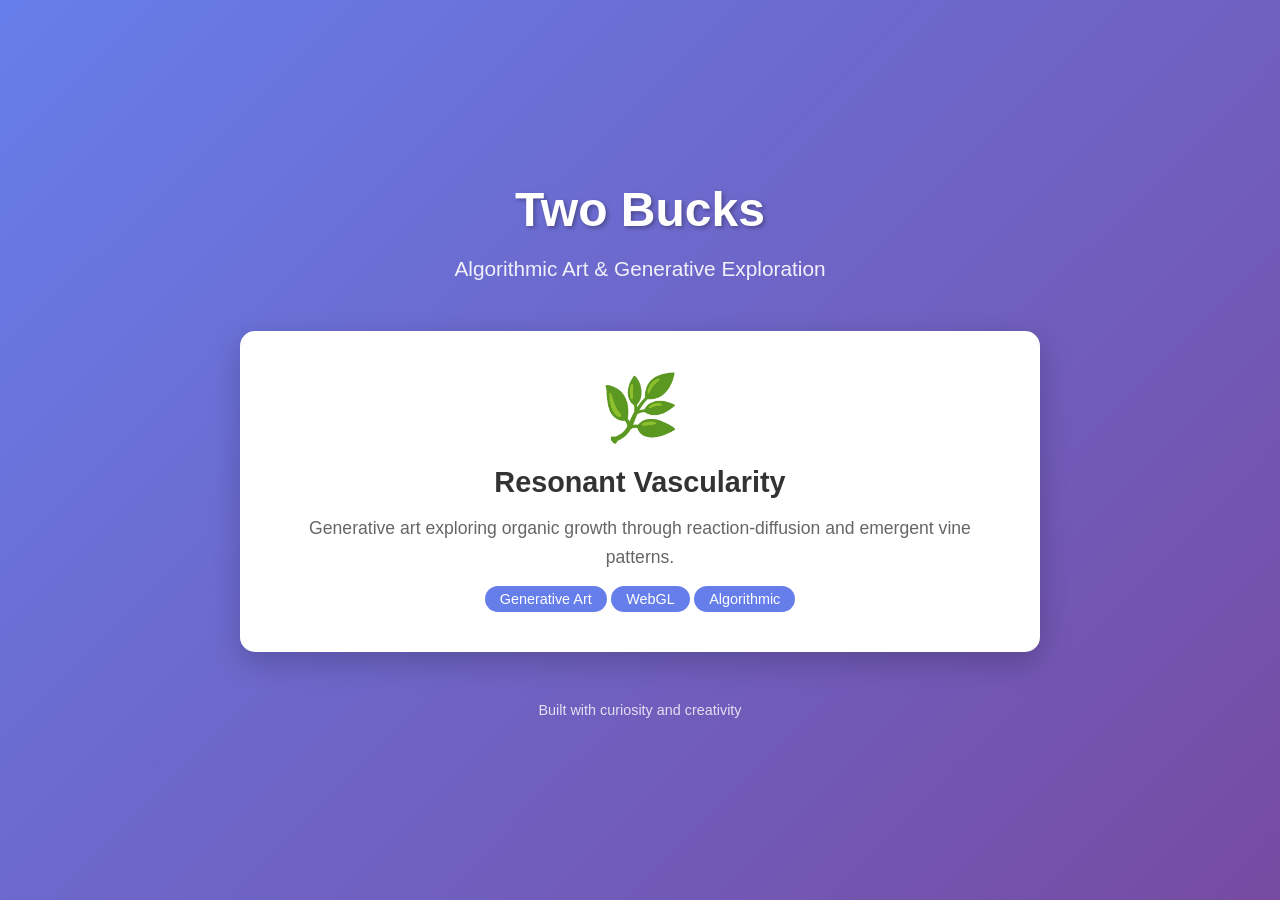
<file: index.html>
<!DOCTYPE html>
<html lang="en">
<head>
    <meta charset="UTF-8">
    <meta name="viewport" content="width=device-width, initial-scale=1.0">
    <title>Two Bucks - Creative Projects</title>
    <style>
        * {
            margin: 0;
            padding: 0;
            box-sizing: border-box;
        }

        body {
            font-family: -apple-system, BlinkMacSystemFont, 'Segoe UI', Roboto, 'Helvetica Neue', Arial, sans-serif;
            background: linear-gradient(135deg, #667eea 0%, #764ba2 100%);
            min-height: 100vh;
            display: flex;
            align-items: center;
            justify-content: center;
            padding: 20px;
        }

        .container {
            max-width: 800px;
            width: 100%;
        }

        h1 {
            text-align: center;
            color: white;
            font-size: 3em;
            margin-bottom: 20px;
            text-shadow: 2px 2px 4px rgba(0, 0, 0, 0.3);
        }

        .subtitle {
            text-align: center;
            color: rgba(255, 255, 255, 0.9);
            font-size: 1.3em;
            margin-bottom: 50px;
        }

        .projects {
            display: grid;
            grid-template-columns: repeat(auto-fit, minmax(300px, 1fr));
            gap: 30px;
        }

        .project-card {
            background: white;
            border-radius: 15px;
            padding: 40px;
            text-align: center;
            box-shadow: 0 10px 30px rgba(0, 0, 0, 0.2);
            transition: transform 0.3s ease, box-shadow 0.3s ease;
            text-decoration: none;
            color: inherit;
            display: block;
        }

        .project-card:hover {
            transform: translateY(-5px);
            box-shadow: 0 15px 40px rgba(0, 0, 0, 0.3);
        }

        .project-icon {
            font-size: 4em;
            margin-bottom: 20px;
        }

        .project-card h2 {
            color: #333;
            font-size: 1.8em;
            margin-bottom: 15px;
        }

        .project-card p {
            color: #666;
            line-height: 1.6;
            font-size: 1.1em;
        }

        .tag {
            display: inline-block;
            background: #667eea;
            color: white;
            padding: 5px 15px;
            border-radius: 20px;
            font-size: 0.9em;
            margin-top: 15px;
        }

        footer {
            text-align: center;
            color: rgba(255, 255, 255, 0.8);
            margin-top: 50px;
            font-size: 0.9em;
        }

        @media (max-width: 768px) {
            h1 {
                font-size: 2em;
            }

            .subtitle {
                font-size: 1em;
            }

            .projects {
                grid-template-columns: 1fr;
            }
        }
    </style>
</head>
<body>
    <div class="container">
        <h1>Two Bucks</h1>
        <p class="subtitle">Algorithmic Art & Generative Exploration</p>

        <div class="projects">
            <a href="resonant-vascularity/index.html" class="project-card">
                <div class="project-icon">🌿</div>
                <h2>Resonant Vascularity</h2>
                <p>Generative art exploring organic growth through reaction-diffusion and emergent vine patterns.</p>
                <span class="tag">Generative Art</span>
                <span class="tag">WebGL</span>
                <span class="tag">Algorithmic</span>
            </a>
        </div>

        <footer>
            <p>Built with curiosity and creativity</p>
        </footer>
    </div>
</body>
</html>
</file>
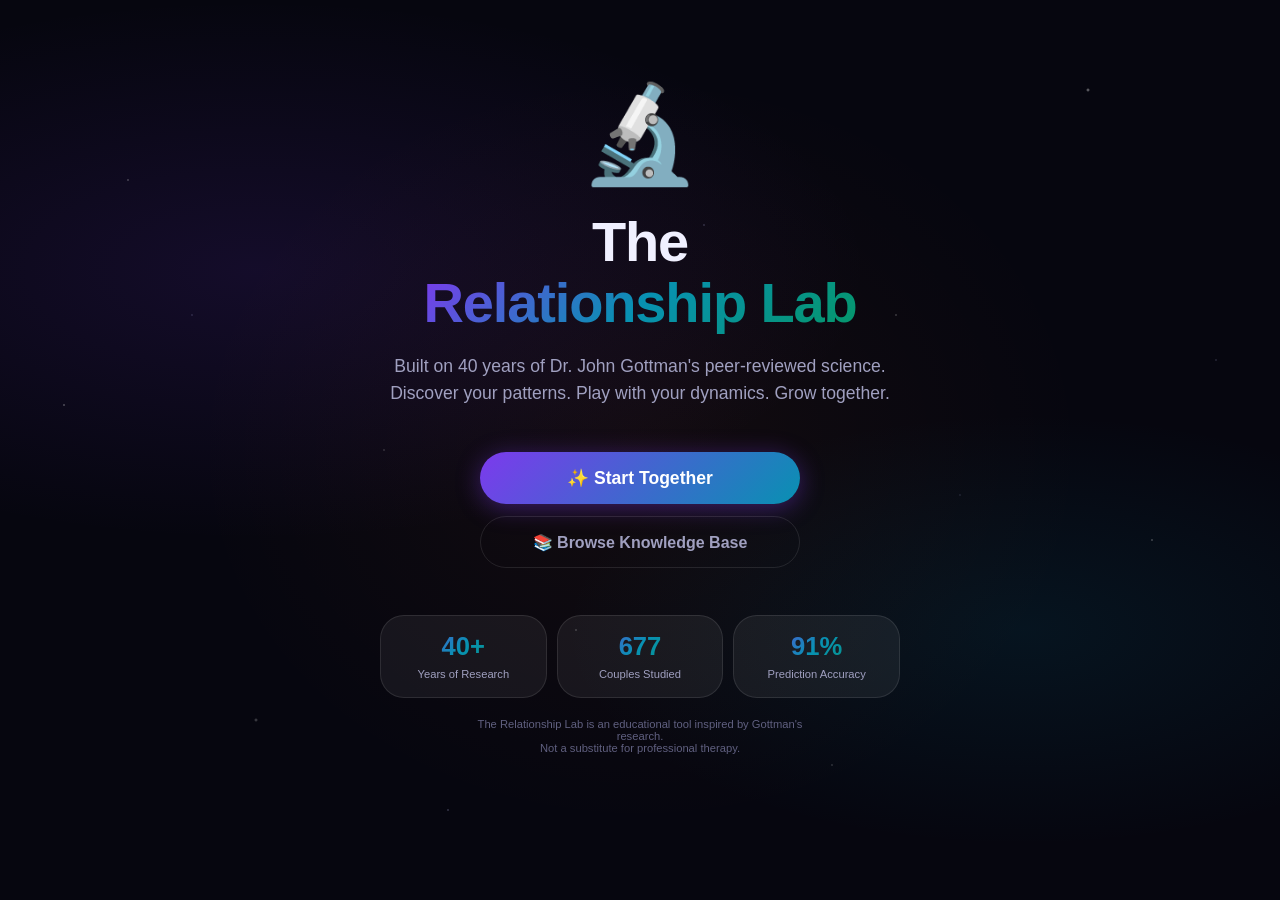
<file: gottman-game/index.html>
<!DOCTYPE html>
<html lang="en">
<head>
  <meta charset="UTF-8">
  <meta name="viewport" content="width=device-width, initial-scale=1.0, maximum-scale=1.0">
  <title>The Relationship Lab — Gottman Method</title>
  <link rel="stylesheet" href="styles.css">
</head>
<body>
  <!-- Background layers -->
  <div class="bg-nebula" aria-hidden="true"></div>
  <div class="starfield" aria-hidden="true"></div>

  <!-- Insight Toast -->
  <div id="insight-toast" class="insight-toast" role="status" aria-live="polite">
    <div id="insight-text" class="insight-text"></div>
    <div id="insight-source" class="insight-source"></div>
  </div>

  <div id="app">

    <!-- ══════════════════════════════════════════
         WELCOME SCREEN
    ══════════════════════════════════════════ -->
    <div id="welcome" class="screen active">
      <div class="spacer-xl"></div>
      <div style="font-size:clamp(3rem,12vw,6rem); text-align:center; animation:float 3s ease-in-out infinite">🔬</div>
      <div class="spacer-md"></div>
      <h1 class="title-xl animate-fade-in">
        The<br><span class="grad-c">Relationship Lab</span>
      </h1>
      <div class="spacer-md"></div>
      <p class="subtitle animate-fade-in delay-1">
        Built on 40 years of Dr. John Gottman's peer-reviewed science.<br>
        Discover your patterns. Play with your dynamics. Grow together.
      </p>
      <div class="spacer-xl"></div>
      <div style="display:flex;flex-direction:column;align-items:center;gap:12px;width:100%;max-width:320px">
        <button class="btn btn-primary w-full animate-fade-in delay-2" onclick="startSetup('A')" style="font-size:1.1rem">
          ✨ Start Together
        </button>
        <button class="btn btn-ghost w-full animate-fade-in delay-3" onclick="goTo('screen-knowledge')">
          📚 Browse Knowledge Base
        </button>
      </div>
      <div class="spacer-xl"></div>
      <div class="stat-row animate-fade-in delay-4">
        <div class="stat-tile">
          <div class="stat-val grad-c">40+</div>
          <div class="stat-lbl">Years of Research</div>
        </div>
        <div class="stat-tile">
          <div class="stat-val grad-c">677</div>
          <div class="stat-lbl">Couples Studied</div>
        </div>
        <div class="stat-tile">
          <div class="stat-val grad-c">91%</div>
          <div class="stat-lbl">Prediction Accuracy</div>
        </div>
      </div>
      <div class="spacer-md"></div>
      <p style="font-size:0.7rem;color:var(--text-muted);text-align:center;max-width:380px;padding:0 8px">
        The Relationship Lab is an educational tool inspired by Gottman's research.<br>
        Not a substitute for professional therapy.
      </p>
      <div class="spacer-xl"></div>
    </div>

    <!-- ══════════════════════════════════════════
         SETUP SCREEN
    ══════════════════════════════════════════ -->
    <div id="screen-setup" class="screen">
      <div class="spacer-xl"></div>
      <div id="setup-partner-label" class="label" style="color:var(--c-mid)">Partner A</div>
      <div class="spacer-sm"></div>
      <h2 class="title-lg">Create Your Profile</h2>
      <p id="setup-partner-desc" class="subtitle" style="font-size:0.9rem"></p>
      <div class="spacer-lg"></div>

      <div style="width:100%;max-width:480px;display:flex;flex-direction:column;gap:20px">

        <!-- Name -->
        <div>
          <div class="label" style="margin-bottom:8px">Your name (or nickname)</div>
          <input id="setup-name-input" class="input" type="text" placeholder="e.g. Alex, Love, My Person..." maxlength="30">
        </div>

        <!-- Avatar -->
        <div>
          <div class="label" style="margin-bottom:10px">Choose your avatar</div>
          <div class="avatar-grid"></div>
        </div>

        <!-- Quiz -->
        <div>
          <div class="label" style="margin-bottom:12px">Quick reflection</div>
          <div id="setup-quiz-container"></div>
        </div>

        <button id="setup-next-btn" class="btn btn-primary w-full" onclick="submitSetup()" disabled>
          Continue →
        </button>
      </div>
      <div class="spacer-xl"></div>
    </div>

    <!-- ══════════════════════════════════════════
         COUPLE REVEAL
    ══════════════════════════════════════════ -->
    <div id="screen-reveal" class="screen">
      <div class="spacer-xl"></div>
      <div style="font-size:3rem;text-align:center;animation:pulse 2s ease-in-out infinite">🌌</div>
      <div class="spacer-md"></div>
      <h2 class="title-lg">Your Relationship System</h2>
      <p class="subtitle" style="font-size:0.9rem">Two people. One unique dynamic.</p>
      <div class="spacer-lg"></div>

      <div class="couple-split">
        <div class="partner-profile-card card-a">
          <div class="avatar-display" id="reveal-a-avatar"></div>
          <div class="partner-name grad-a" id="reveal-a-name"></div>
          <div style="font-size:0.75rem;color:var(--text-muted)" id="reveal-a-style"></div>
        </div>
        <div class="partner-profile-card card-b">
          <div class="avatar-display" id="reveal-b-avatar"></div>
          <div class="partner-name grad-b" id="reveal-b-name"></div>
          <div style="font-size:0.75rem;color:var(--text-muted)" id="reveal-b-style"></div>
        </div>
      </div>
      <div class="spacer-lg"></div>

      <div class="card card-c" style="display:flex;flex-direction:column;align-items:center;gap:8px;text-align:center">
        <div class="label" style="color:var(--c-mid)">Your Couple Pattern</div>
        <div id="reveal-pattern" style="padding:8px 0"></div>
      </div>
      <div class="spacer-lg"></div>

      <div class="card" style="max-width:480px">
        <div style="font-size:0.75rem;font-weight:700;color:var(--text-muted);letter-spacing:0.1em;text-transform:uppercase;margin-bottom:10px">The Key Insight</div>
        <p style="font-size:0.9rem;line-height:1.6;color:var(--text-secondary)">
          Every couple is a <em>system</em>. Your patterns interact in ways neither of you creates alone.
          The Relationship Lab helps you see both levels: <strong style="color:var(--a-text)">your individual patterns</strong>
          and <strong style="color:var(--c-mid)">the system you create together</strong>.
        </p>
      </div>
      <div class="spacer-lg"></div>

      <button class="btn btn-primary" onclick="goTo('screen-hub',{onEnter:()=>{initHub();updateNav('screen-hub');document.getElementById('bottom-nav').style.display='flex';}})">
        Enter the Lab 🚀
      </button>
      <div class="spacer-xl"></div>
    </div>

    <!-- ══════════════════════════════════════════
         HUB — THE OBSERVATORY
    ══════════════════════════════════════════ -->
    <div id="screen-hub" class="screen">
      <div class="spacer-lg"></div>
      <div style="display:flex;align-items:center;gap:8px;justify-content:center;flex-wrap:wrap">
        <div class="profile-badge card-a">
          <span class="badge-avatar" id="hub-a-avatar"></span>
          <span id="hub-a-name" class="grad-a"></span>
        </div>
        <span style="color:var(--text-muted)">×</span>
        <div class="profile-badge card-b">
          <span class="badge-avatar" id="hub-b-avatar"></span>
          <span id="hub-b-name" class="grad-b"></span>
        </div>
      </div>
      <div class="spacer-lg"></div>

      <!-- Orbital animation -->
      <div style="display:flex;flex-direction:column;align-items:center;gap:8px">
        <canvas id="orbitCanvas" style="border-radius:50%"></canvas>
        <div style="font-size:0.7rem;color:var(--text-muted);text-align:center">Your relationship system</div>
      </div>
      <div class="spacer-lg"></div>

      <!-- Game Grid -->
      <div style="width:100%;max-width:480px">
        <div class="label" style="margin-bottom:12px;padding:0 4px">Games & Activities</div>
        <div style="display:grid;grid-template-columns:1fr 1fr;gap:10px">
          <div class="card" style="cursor:pointer;padding:18px 14px;text-align:center" onclick="goTo('screen-bids',{onEnter:initBidsGame})">
            <div style="font-size:2.2rem;margin-bottom:8px">🫧</div>
            <div style="font-size:0.9rem;font-weight:700">Bid Market</div>
            <div style="font-size:0.7rem;color:var(--text-muted);margin-top:4px">Catch emotional bids</div>
            <div id="stat-bids" style="font-size:0.75rem;color:var(--c-mid);margin-top:6px;font-weight:600"></div>
          </div>
          <div class="card" style="cursor:pointer;padding:18px 14px;text-align:center" onclick="goTo('screen-horsemen',{onEnter:initHorsemenGame})">
            <div style="font-size:2.2rem;margin-bottom:8px">🏇</div>
            <div style="font-size:0.9rem;font-weight:700">Four Horsemen</div>
            <div style="font-size:0.7rem;color:var(--text-muted);margin-top:4px">Identify the patterns</div>
            <div id="stat-horsemen" style="font-size:0.75rem;color:var(--c-mid);margin-top:6px;font-weight:600"></div>
          </div>
          <div class="card" style="cursor:pointer;padding:18px 14px;text-align:center" onclick="goTo('screen-lovemap',{onEnter:initLovemapGame})">
            <div style="font-size:2.2rem;margin-bottom:8px">🗺️</div>
            <div style="font-size:0.9rem;font-weight:700">Love Map</div>
            <div style="font-size:0.7rem;color:var(--text-muted);margin-top:4px">Know their inner world</div>
            <div id="stat-lovemap" style="font-size:0.75rem;color:var(--c-mid);margin-top:6px;font-weight:600"></div>
          </div>
          <div class="card" style="cursor:pointer;padding:18px 14px;text-align:center" onclick="goTo('screen-orbit',{onEnter:initOrbitGame})">
            <div style="font-size:2.2rem;margin-bottom:8px">☀️</div>
            <div style="font-size:0.9rem;font-weight:700">Positive Orbit</div>
            <div style="font-size:0.7rem;color:var(--text-muted);margin-top:4px">The 5:1 ratio tracker</div>
            <div id="stat-orbit" style="font-size:0.75rem;color:var(--c-mid);margin-top:6px;font-weight:600"></div>
          </div>
        </div>
      </div>
      <div class="spacer-md"></div>

      <!-- Knowledge shortcuts -->
      <div style="width:100%;max-width:480px">
        <div class="label" style="margin-bottom:12px;padding:0 4px">Knowledge Base</div>
        <div style="display:flex;gap:10px;flex-wrap:wrap">
          <button class="btn btn-ghost" style="flex:1;min-width:120px;font-size:0.85rem" onclick="goTo('screen-knowledge',{onEnter:initHorsemenDetail})">
            🏇 Four Horsemen
          </button>
          <button class="btn btn-ghost" style="flex:1;min-width:120px;font-size:0.85rem" onclick="goTo('screen-house',{onEnter:initHouseScreen})">
            🏠 The House
          </button>
          <button class="btn btn-ghost" style="flex:1;min-width:120px;font-size:0.85rem" onclick="goTo('screen-reference')">
            🆘 Get Help Now
          </button>
        </div>
      </div>
      <div class="spacer-lg"></div>
      <button class="btn btn-ghost" style="font-size:0.75rem;color:var(--text-muted)" onclick="if(confirm('Reset all data and start over?'))resetState()">
        Reset profiles
      </button>
      <div class="spacer-xl"></div>
    </div>

    <!-- ══════════════════════════════════════════
         GAME: BID MARKET
    ══════════════════════════════════════════ -->
    <div id="screen-bids" class="screen">
      <div class="spacer-lg"></div>
      <h2 class="title-lg">🫧 The Bid Market</h2>
      <p class="subtitle" style="font-size:0.85rem">Tap bubbles to <em>Turn Towards</em> emotional bids. Miss them and trust erodes.</p>
      <div class="spacer-md"></div>

      <!-- Stats bar -->
      <div style="display:flex;gap:16px;align-items:center;width:100%;max-width:420px;margin-bottom:10px">
        <div style="display:flex;align-items:center;gap:6px">
          <span style="font-size:0.75rem;color:var(--text-muted)">⏱</span>
          <span id="bid-timer" style="font-weight:800;font-size:1.1rem">45</span>
        </div>
        <div style="flex:1">
          <div class="trust-bar-wrap">
            <span class="trust-label">Trust</span>
            <div class="progress-track" style="flex:1">
              <div id="bid-trust" class="progress-fill progress-fill-c" style="width:50%"></div>
            </div>
            <span id="bid-trust-val" class="trust-value grad-c">50</span>
          </div>
        </div>
        <div style="display:flex;align-items:center;gap:6px">
          <span style="font-size:0.75rem;color:var(--text-muted)">pts</span>
          <span id="bid-score-val" style="font-weight:800;font-size:1.1rem;color:var(--a-end)">0</span>
        </div>
      </div>

      <!-- Arena -->
      <div class="bid-arena" id="bid-arena">
        <!-- Bubbles spawned by JS -->
      </div>

      <div id="bid-instructions" style="text-align:center;color:var(--text-muted);font-size:0.85rem;margin-top:12px;max-width:360px">
        <strong style="color:var(--text-secondary)">How to play:</strong><br>
        Tap the bubbles = Turn Towards (builds trust ✓)<br>
        Ignore them = Turn Away (erodes trust)<br>
        <em>Matches Gottman's Trust Account model</em>
      </div>
      <div class="spacer-md"></div>

      <button id="bid-start-btn" class="btn btn-primary" onclick="startBidsGame()">
        ▶ Start Game
      </button>

      <!-- Result -->
      <div id="bid-result" class="hidden" style="width:100%;max-width:480px;display:flex;flex-direction:column;align-items:center;gap:16px">
        <div class="spacer-sm"></div>
        <div class="result-score grad-c" id="bid-result-score"></div>
        <div class="result-label">points earned</div>
        <div style="font-size:1rem;color:var(--text-secondary)">
          Bid-catching rate: <strong id="bid-result-rate" style="color:var(--a-end)"></strong>
          <span style="color:var(--text-muted)"> (Masters: 86%)</span>
        </div>
        <div class="result-insight" id="bid-result-insight"></div>
        <button class="btn btn-primary" onclick="initBidsGame()">Play Again</button>
      </div>
      <div class="spacer-xl"></div>
    </div>

    <!-- ══════════════════════════════════════════
         GAME: FOUR HORSEMEN FIELD GUIDE
    ══════════════════════════════════════════ -->
    <div id="screen-horsemen" class="screen">
      <div class="spacer-lg"></div>
      <h2 class="title-lg">🏇 Four Horsemen<br>Field Guide</h2>
      <p class="subtitle" style="font-size:0.85rem">Identify which Horseman is present in each scenario.</p>
      <div class="spacer-md"></div>

      <div id="horsemen-game-area" style="width:100%;max-width:480px;display:flex;flex-direction:column;align-items:center;gap:16px">
        <div style="display:flex;justify-content:space-between;width:100%;align-items:center">
          <span class="label">Scenario</span>
          <span id="horsemen-progress" style="font-size:0.8rem;color:var(--text-muted)">1 / 6</span>
        </div>

        <!-- Scene -->
        <div class="card" style="border-color:rgba(139,92,246,0.2)">
          <div style="font-size:0.7rem;font-weight:700;color:var(--text-muted);text-transform:uppercase;letter-spacing:0.1em;margin-bottom:10px">The Situation</div>
          <p id="horsemen-scene" style="font-size:0.95rem;line-height:1.6;font-style:italic;color:var(--text-secondary)"></p>
        </div>

        <!-- Choices -->
        <div>
          <div class="label" style="margin-bottom:10px">Which Horseman is this?</div>
          <div class="choices" id="horsemen-choices"></div>
        </div>

        <!-- Feedback -->
        <div id="horsemen-feedback" style="width:100%"></div>

        <button id="horsemen-next" class="btn btn-primary hidden w-full" onclick="horsemenNext()">
          Next Scenario →
        </button>
      </div>

      <!-- Result -->
      <div id="horsemen-result" class="hidden" style="width:100%;max-width:480px;display:flex;flex-direction:column;align-items:center;gap:16px">
        <div class="result-score grad-c" id="horsemen-final-score"></div>
        <div class="result-label" id="horsemen-final-label"></div>
        <div class="result-insight" id="horsemen-final-insight"></div>
        <div style="display:flex;gap:12px;flex-wrap:wrap;justify-content:center">
          <button class="btn btn-primary" onclick="initHorsemenGame()">Play Again</button>
          <button class="btn btn-ghost" onclick="goTo('screen-knowledge',{onEnter:initHorsemenDetail})">Deep Dive →</button>
        </div>
      </div>
      <div class="spacer-xl"></div>
    </div>

    <!-- ══════════════════════════════════════════
         GAME: LOVE MAP EXPLORER
    ══════════════════════════════════════════ -->
    <div id="screen-lovemap" class="screen">
      <div class="spacer-lg"></div>
      <h2 class="title-lg">🗺️ Love Map</h2>
      <p class="subtitle" style="font-size:0.85rem">How well do you know your partner's inner world?</p>
      <div class="spacer-sm"></div>

      <div style="display:flex;align-items:center;gap:12px;background:rgba(255,255,255,0.04);border-radius:var(--r-full);padding:10px 18px;border:1px solid var(--border-subtle)">
        <span id="lovemap-about-avatar" style="font-size:1.6rem"></span>
        <div>
          <div style="font-size:0.7rem;color:var(--text-muted)">You're answering about</div>
          <div id="lovemap-about-name" style="font-weight:700;font-size:0.95rem"></div>
        </div>
      </div>
      <div class="spacer-md"></div>

      <div id="lovemap-game-area" style="width:100%;max-width:480px;display:flex;flex-direction:column;align-items:center;gap:16px">
        <div class="progress-track w-full">
          <div id="lovemap-progress-fill" class="progress-fill progress-fill-b" style="width:0%"></div>
        </div>

        <div class="card" style="border-color:rgba(8,145,178,0.3);text-align:center">
          <div id="lovemap-q-icon" style="font-size:2.5rem;margin-bottom:12px"></div>
          <p id="lovemap-q-text" style="font-size:1rem;line-height:1.5;font-weight:500"></p>
        </div>

        <div style="width:100%">
          <div class="label" style="margin-bottom:8px">Your answer:</div>
          <textarea id="lovemap-input-field" class="input" rows="3" placeholder="What do you think their answer is?" style="resize:none;height:90px"></textarea>
        </div>

        <div id="lovemap-feedback" style="width:100%"></div>

        <div style="display:flex;gap:10px;width:100%">
          <button id="lovemap-skip" class="btn btn-ghost" onclick="lovemapSkip()" style="flex:1">Skip</button>
          <button id="lovemap-submit" class="btn btn-b" onclick="submitLovemapAnswer()" style="flex:2">Submit Answer</button>
          <button id="lovemap-next" class="btn btn-primary hidden" onclick="lovemapNext()" style="flex:2">Next →</button>
        </div>
      </div>

      <!-- Result -->
      <div id="lovemap-result" class="hidden" style="width:100%;max-width:480px;display:flex;flex-direction:column;align-items:center;gap:16px">
        <div class="result-score grad-b" id="lovemap-final-score"></div>
        <div class="result-label" id="lovemap-final-label"></div>
        <div class="result-insight" id="lovemap-final-insight"></div>
        <button class="btn btn-primary" onclick="initLovemapGame()">Try Again</button>
      </div>
      <div class="spacer-xl"></div>
    </div>

    <!-- ══════════════════════════════════════════
         GAME: POSITIVE ORBIT
    ══════════════════════════════════════════ -->
    <div id="screen-orbit" class="screen">
      <div class="spacer-lg"></div>
      <h2 class="title-lg">☀️ Positive Orbit</h2>
      <p class="subtitle" style="font-size:0.85rem">Track your 5:1 positive-to-negative ratio in real time.</p>
      <div class="spacer-md"></div>

      <canvas id="orbitGameCanvas"></canvas>
      <div class="spacer-sm"></div>
      <div style="text-align:center">
        <div id="orbit-ratio" style="font-size:2.2rem;font-weight:900" class="grad-c">—</div>
        <div id="orbit-status" style="font-size:0.85rem;color:var(--text-secondary);margin-top:4px"></div>
      </div>
      <div class="spacer-md"></div>

      <!-- Ratio bar -->
      <div style="width:100%;max-width:420px">
        <div style="display:flex;justify-content:space-between;font-size:0.7rem;color:var(--text-muted);margin-bottom:6px">
          <span>0:1</span><span>3:1 Stable</span><span>5:1 Thriving</span><span>8:1+</span>
        </div>
        <div class="progress-track">
          <div id="orbit-ratio-fill" class="progress-fill progress-fill-c" style="width:50%"></div>
        </div>
        <div style="display:flex;justify-content:space-between;font-size:0.8rem;margin-top:8px;color:var(--text-secondary)">
          <span>➕ Positives: <strong id="orbit-pos" class="grad-c">0</strong></span>
          <span>➖ Negatives: <strong id="orbit-neg" style="color:#ef4444">0</strong></span>
        </div>
      </div>
      <div class="spacer-md"></div>

      <!-- Log buttons -->
      <div style="width:100%;max-width:420px">
        <div class="label" style="margin-bottom:10px">Log an interaction:</div>
        <div style="display:grid;grid-template-columns:1fr 1fr;gap:8px">
          <button class="btn" style="background:rgba(34,197,94,0.15);border:1px solid rgba(34,197,94,0.3);color:#86efac;font-size:0.85rem" onclick="logInteraction('compliment')">💛 Gave compliment</button>
          <button class="btn" style="background:rgba(34,197,94,0.15);border:1px solid rgba(34,197,94,0.3);color:#86efac;font-size:0.85rem" onclick="logInteraction('joke')">😄 Shared a laugh</button>
          <button class="btn" style="background:rgba(34,197,94,0.15);border:1px solid rgba(34,197,94,0.3);color:#86efac;font-size:0.85rem" onclick="logInteraction('touch')">🤝 Physical touch</button>
          <button class="btn" style="background:rgba(34,197,94,0.15);border:1px solid rgba(34,197,94,0.3);color:#86efac;font-size:0.85rem" onclick="logInteraction('connect')">🫂 Quality time</button>
          <button class="btn" style="background:rgba(239,68,68,0.10);border:1px solid rgba(239,68,68,0.25);color:#fca5a5;font-size:0.85rem" onclick="logInteraction('criticism')">🗡️ Made criticism</button>
          <button class="btn" style="background:rgba(239,68,68,0.10);border:1px solid rgba(239,68,68,0.25);color:#fca5a5;font-size:0.85rem" onclick="logInteraction('eyeroll')">👁️ Eye roll/sneer</button>
          <button class="btn" style="background:rgba(239,68,68,0.10);border:1px solid rgba(239,68,68,0.25);color:#fca5a5;font-size:0.85rem;grid-column:1/-1" onclick="logInteraction('snap')">⚡ Snapped/irritated</button>
        </div>
      </div>
      <div class="spacer-md"></div>

      <!-- Log -->
      <div style="width:100%;max-width:420px">
        <div class="label" style="margin-bottom:10px">Recent interactions:</div>
        <div id="orbit-log" style="display:flex;flex-direction:column;gap:6px"></div>
      </div>

      <div class="spacer-md"></div>
      <div class="card" style="max-width:420px;padding:16px;border-color:rgba(124,58,237,0.2)">
        <div style="font-size:0.75rem;font-weight:700;text-transform:uppercase;letter-spacing:0.1em;color:var(--text-muted);margin-bottom:6px">Research Basis</div>
        <p style="font-size:0.82rem;line-height:1.5;color:var(--text-secondary)">
          Gottman's "Magic Ratio" research (1992): stable couples maintain at least <strong style="color:var(--text-primary)">5 positive to 1 negative interaction</strong>.
          In conflict, the ratio needed may be even higher. The ratio matters more than total volume.
        </p>
      </div>
      <div class="spacer-xl"></div>
    </div>

    <!-- ══════════════════════════════════════════
         REFERENCE MANUAL
    ══════════════════════════════════════════ -->
    <div id="screen-reference" class="screen">
      <div class="spacer-lg"></div>
      <h2 class="title-lg">🆘 Get Help Now</h2>
      <p class="subtitle" style="font-size:0.85rem">Pick your situation. Get the right tools immediately.</p>
      <div class="spacer-lg"></div>
      <div class="situation-grid">
        <div class="situation-chip" onclick="showSituationCard('just-fought')">
          <div class="chip-icon">⛈️</div>
          <div>We just had a fight</div>
        </div>
        <div class="situation-chip" onclick="showSituationCard('disconnected')">
          <div class="chip-icon">🌫️</div>
          <div>We feel disconnected</div>
        </div>
        <div class="situation-chip" onclick="showSituationCard('same-argument')">
          <div class="chip-icon">🔄</div>
          <div>Same fight again</div>
        </div>
        <div class="situation-chip" onclick="showSituationCard('flooded')">
          <div class="chip-icon">🌊</div>
          <div>One of us is flooded</div>
        </div>
        <div class="situation-chip" onclick="showSituationCard('want-deeper')">
          <div class="chip-icon">🌊</div>
          <div>Want to go deeper</div>
        </div>
        <div class="situation-chip" onclick="showSituationCard('worried')">
          <div class="chip-icon">💭</div>
          <div>I'm worried about us</div>
        </div>
        <div class="situation-chip" onclick="showSituationCard('things-good')">
          <div class="chip-icon">☀️</div>
          <div>Things are good!</div>
        </div>
        <div class="situation-chip" onclick="showSituationCard('solo')">
          <div class="chip-icon">🪞</div>
          <div>Solo reflection</div>
        </div>
      </div>
      <div class="spacer-xl"></div>
    </div>

    <!-- Reference Detail -->
    <div id="screen-ref-detail" class="screen">
      <button class="back-btn" onclick="goTo('screen-reference',{dir:'back'})">← Back</button>
      <div class="spacer-xl"></div>
      <div id="ref-emoji" style="font-size:3rem;text-align:center"></div>
      <div class="spacer-sm"></div>
      <h2 id="ref-title" class="title-lg"></h2>
      <div class="spacer-lg"></div>
      <div class="card" style="max-width:480px;border-color:rgba(124,58,237,0.25)">
        <p id="ref-insight" style="font-size:0.9rem;line-height:1.6;color:var(--text-secondary)"></p>
      </div>
      <div class="spacer-md"></div>
      <div class="label" style="margin-bottom:12px">Your 3 Tools Right Now</div>
      <div id="ref-tools" style="width:100%;max-width:480px;display:flex;flex-direction:column;gap:10px"></div>
      <div class="spacer-md"></div>
      <div class="card" style="max-width:480px;background:rgba(124,58,237,0.08);border-color:rgba(124,58,237,0.2)">
        <div class="label" style="margin-bottom:8px;color:var(--c-mid)">Gottman Says</div>
        <p id="ref-quote" style="font-size:0.9rem;font-style:italic;color:var(--text-secondary);line-height:1.5"></p>
      </div>
      <div class="spacer-xl"></div>
    </div>

    <!-- ══════════════════════════════════════════
         KNOWLEDGE BASE
    ══════════════════════════════════════════ -->
    <div id="screen-knowledge" class="screen">
      <div class="spacer-lg"></div>
      <h2 class="title-lg">📚 Knowledge Base</h2>
      <p class="subtitle" style="font-size:0.85rem">Gottman's core frameworks, explained.</p>
      <div class="spacer-lg"></div>
      <div style="width:100%;max-width:480px;display:flex;flex-direction:column;gap:10px">
        <div class="card" style="cursor:pointer" onclick="goTo('screen-knowledge-horsemen',{onEnter:initHorsemenDetail})">
          <div style="display:flex;align-items:center;gap:14px">
            <span style="font-size:2rem">🏇</span>
            <div>
              <div class="title-md">The Four Horsemen</div>
              <div style="font-size:0.82rem;color:var(--text-muted);margin-top:4px">Predictors of relationship failure + their antidotes</div>
            </div>
            <span style="margin-left:auto;color:var(--text-muted)">→</span>
          </div>
        </div>
        <div class="card" style="cursor:pointer" onclick="goTo('screen-house',{onEnter:initHouseScreen})">
          <div style="display:flex;align-items:center;gap:14px">
            <span style="font-size:2rem">🏠</span>
            <div>
              <div class="title-md">Sound Relationship House</div>
              <div style="font-size:0.82rem;color:var(--text-muted);margin-top:4px">The 7-floor model of relationship health</div>
            </div>
            <span style="margin-left:auto;color:var(--text-muted)">→</span>
          </div>
        </div>
        <div class="card" style="cursor:pointer" onclick="goTo('screen-bids-info')">
          <div style="display:flex;align-items:center;gap:14px">
            <span style="font-size:2rem">🫂</span>
            <div>
              <div class="title-md">Emotional Bids</div>
              <div style="font-size:0.82rem;color:var(--text-muted);margin-top:4px">The micro-moments that build or erode trust</div>
            </div>
            <span style="margin-left:auto;color:var(--text-muted)">→</span>
          </div>
        </div>
        <div class="card" style="cursor:pointer" onclick="goTo('screen-research')">
          <div style="display:flex;align-items:center;gap:14px">
            <span style="font-size:2rem">🔬</span>
            <div>
              <div class="title-md">Research Findings</div>
              <div style="font-size:0.82rem;color:var(--text-muted);margin-top:4px">Key stats from the Love Lab</div>
            </div>
            <span style="margin-left:auto;color:var(--text-muted)">→</span>
          </div>
        </div>
      </div>
      <div class="spacer-xl"></div>
    </div>

    <!-- Four Horsemen Knowledge -->
    <div id="screen-knowledge-horsemen" class="screen">
      <button class="back-btn" onclick="goTo('screen-knowledge',{dir:'back'})">← Back</button>
      <div class="spacer-xl"></div>
      <h2 class="title-lg">🏇 The Four Horsemen</h2>
      <p class="subtitle" style="font-size:0.85rem">Tap a card to flip and see the antidote.</p>
      <div class="spacer-lg"></div>
      <div id="horsemen-detail-grid" style="width:100%;max-width:480px;display:grid;grid-template-columns:1fr 1fr;gap:12px"></div>
      <div class="spacer-xl"></div>
    </div>

    <!-- Horseman Detail -->
    <div id="screen-horseman-detail" class="screen">
      <button class="back-btn" onclick="goTo('screen-knowledge-horsemen',{dir:'back'})">← Back</button>
      <div class="spacer-xl"></div>
      <div id="horseman-d-emoji" style="font-size:3.5rem;text-align:center"></div>
      <h2 id="horseman-d-name" class="title-lg"></h2>
      <div class="spacer-lg"></div>
      <div style="width:100%;max-width:480px;display:flex;flex-direction:column;gap:14px">
        <div class="card">
          <div class="label" style="margin-bottom:8px">Definition</div>
          <p id="horseman-d-def" style="font-size:0.9rem;line-height:1.6;color:var(--text-secondary)"></p>
        </div>
        <div class="card" style="background:rgba(239,68,68,0.08);border-color:rgba(239,68,68,0.2)">
          <div class="label" style="margin-bottom:6px;color:#fca5a5">Example</div>
          <p id="horseman-d-example" style="font-size:0.88rem;font-style:italic;color:var(--text-secondary);line-height:1.5"></p>
          <div class="label" style="margin-top:12px;margin-bottom:6px;color:#86efac">Better Approach</div>
          <p id="horseman-d-vs" style="font-size:0.88rem;font-style:italic;color:var(--text-secondary);line-height:1.5"></p>
        </div>
        <div class="card" style="background:rgba(34,197,94,0.06);border-color:rgba(34,197,94,0.2)">
          <div class="label" style="margin-bottom:8px;color:#86efac">The Antidote</div>
          <div id="horseman-d-antidote-name" style="font-size:1rem;font-weight:700;margin-bottom:8px"></div>
          <p id="horseman-d-antidote-how" style="font-size:0.88rem;color:var(--text-secondary);line-height:1.5;margin-bottom:10px"></p>
          <div style="background:rgba(255,255,255,0.05);border-radius:10px;padding:12px">
            <div class="label" style="margin-bottom:6px">Script:</div>
            <p id="horseman-d-script" style="font-size:0.85rem;font-style:italic;color:var(--a-text)"></p>
          </div>
        </div>
        <div class="card" style="background:rgba(124,58,237,0.06)">
          <div class="label" style="margin-bottom:8px">Research Note</div>
          <p id="horseman-d-note" style="font-size:0.85rem;color:var(--text-secondary);line-height:1.5"></p>
        </div>
        <div class="card">
          <div class="label" style="margin-bottom:6px;color:var(--a-text)">For You Individually</div>
          <p id="horseman-d-individual" style="font-size:0.85rem;color:var(--text-secondary);line-height:1.5;margin-bottom:12px"></p>
          <div class="label" style="margin-bottom:6px;color:var(--c-mid)">For Your Couple System</div>
          <p id="horseman-d-couple" style="font-size:0.85rem;color:var(--text-secondary);line-height:1.5"></p>
        </div>
      </div>
      <div class="spacer-xl"></div>
    </div>

    <!-- Sound Relationship House -->
    <div id="screen-house" class="screen">
      <button class="back-btn" onclick="goTo('screen-knowledge',{dir:'back'})">← Back</button>
      <div class="spacer-xl"></div>
      <h2 class="title-lg">🏠 Sound Relationship<br>House</h2>
      <p class="subtitle" style="font-size:0.85rem">7 floors from foundation to meaning. Tap any floor to explore.</p>
      <div class="spacer-lg"></div>
      <div id="house-floors-list" class="house-floors"></div>
      <div class="spacer-xl"></div>
    </div>

    <!-- Floor Detail -->
    <div id="screen-floor-detail" class="screen">
      <button class="back-btn" onclick="goTo('screen-house',{dir:'back'})">← Back</button>
      <div class="spacer-xl"></div>
      <div id="floor-detail-emoji" style="font-size:3rem;text-align:center"></div>
      <h2 id="floor-detail-name" class="title-lg"></h2>
      <div class="spacer-lg"></div>
      <div style="width:100%;max-width:480px;display:flex;flex-direction:column;gap:14px">
        <div class="card">
          <p id="floor-detail-desc" style="font-size:0.9rem;line-height:1.6;color:var(--text-secondary)"></p>
        </div>
        <div class="card">
          <div class="label" style="margin-bottom:10px;color:#86efac">Practices</div>
          <ul id="floor-detail-practices" style="padding-left:18px;color:var(--text-secondary);font-size:0.88rem"></ul>
        </div>
        <div class="card" style="background:rgba(239,68,68,0.06)">
          <div class="label" style="margin-bottom:10px;color:#fca5a5">Warning Signs</div>
          <ul id="floor-detail-flags" style="padding-left:18px;font-size:0.88rem"></ul>
        </div>
        <div class="card" style="background:rgba(124,58,237,0.08)">
          <div class="label" style="margin-bottom:8px;color:var(--c-mid)">Reflect on This</div>
          <p id="floor-detail-quiz" style="font-size:0.88rem;font-style:italic;color:var(--text-secondary);line-height:1.5"></p>
        </div>
      </div>
      <div class="spacer-xl"></div>
    </div>

    <!-- Emotional Bids Info -->
    <div id="screen-bids-info" class="screen">
      <button class="back-btn" onclick="goTo('screen-knowledge',{dir:'back'})">← Back</button>
      <div class="spacer-xl"></div>
      <h2 class="title-lg">🫂 Emotional Bids</h2>
      <p class="subtitle" style="font-size:0.85rem">Any attempt to connect. The building blocks of trust.</p>
      <div class="spacer-lg"></div>
      <div style="width:100%;max-width:480px;display:flex;flex-direction:column;gap:10px">
        <div class="card" style="background:rgba(124,58,237,0.08);border-color:rgba(124,58,237,0.2)">
          <p style="font-size:0.9rem;line-height:1.6;color:var(--text-secondary)">
            An emotional bid is <strong style="color:var(--text-primary)">any attempt to connect</strong> — a comment, a sigh, a touch, a look.
            Your partner makes dozens of bids daily. How you respond determines the trust bank account.
          </p>
        </div>
        <div style="display:grid;grid-template-columns:1fr 3fr;gap:6px;padding:4px 0">
          <div class="card" style="text-align:center;padding:12px 8px;background:rgba(34,197,94,0.08);border-color:rgba(34,197,94,0.2)">
            <div style="font-size:1.4rem">🫂</div><div style="font-size:0.7rem;color:#86efac;margin-top:4px">Turn Towards</div>
          </div>
          <div class="card" style="padding:12px 14px">
            <p style="font-size:0.85rem;color:var(--text-secondary)">Respond genuinely. Engage with the bid. Ask a follow-up. <strong>Builds trust.</strong></p>
          </div>
          <div class="card" style="text-align:center;padding:12px 8px;background:rgba(251,191,36,0.08);border-color:rgba(251,191,36,0.2)">
            <div style="font-size:1.4rem">😶</div><div style="font-size:0.7rem;color:#fbbf24;margin-top:4px">Turn Away</div>
          </div>
          <div class="card" style="padding:12px 14px">
            <p style="font-size:0.85rem;color:var(--text-secondary)">Ignore or give minimal response. Often unintentional. <strong>Slowly erodes trust.</strong></p>
          </div>
          <div class="card" style="text-align:center;padding:12px 8px;background:rgba(239,68,68,0.08);border-color:rgba(239,68,68,0.2)">
            <div style="font-size:1.4rem">💥</div><div style="font-size:0.7rem;color:#fca5a5;margin-top:4px">Turn Against</div>
          </div>
          <div class="card" style="padding:12px 14px">
            <p style="font-size:0.85rem;color:var(--text-secondary)">Reject or criticize the bid. Hostile response. <strong>Damages trust quickly.</strong></p>
          </div>
        </div>
        <div class="card">
          <div class="label" style="margin-bottom:10px">The 6 Bid Types</div>
          <div style="display:flex;flex-direction:column;gap:8px">
            ${'' /* JS will render this */}
          </div>
        </div>
      </div>
      <div class="spacer-xl"></div>
    </div>

    <!-- Research Findings -->
    <div id="screen-research" class="screen">
      <button class="back-btn" onclick="goTo('screen-knowledge',{dir:'back'})">← Back</button>
      <div class="spacer-xl"></div>
      <h2 class="title-lg">🔬 Research Findings</h2>
      <p class="subtitle" style="font-size:0.85rem">Key numbers from 40+ years in the Love Lab.</p>
      <div class="spacer-lg"></div>
      <div style="width:100%;max-width:480px;display:flex;flex-direction:column;gap:12px" id="research-cards">
        <!-- Rendered by JS -->
      </div>
      <div class="spacer-xl"></div>
    </div>

    <!-- ══════════════════════════════════════════
         INSIGHTS SCREEN
    ══════════════════════════════════════════ -->
    <div id="screen-insights" class="screen">
      <div class="spacer-lg"></div>
      <h2 class="title-lg">🌟 Your Insights</h2>
      <p class="subtitle" style="font-size:0.85rem">Your individual patterns + your couple system.</p>
      <div class="spacer-lg"></div>

      <!-- Dual profile cards -->
      <div class="couple-split" style="max-width:480px">
        <div class="partner-profile-card card-a">
          <div class="avatar-display" id="insights-a-avatar"></div>
          <div class="partner-name grad-a" id="insights-a-name"></div>
          <div style="font-size:0.75rem;color:var(--text-muted)" id="insights-a-style"></div>
          <div style="font-size:0.75rem;color:var(--a-text);margin-top:4px" id="insights-a-horseman"></div>
        </div>
        <div class="partner-profile-card card-b">
          <div class="avatar-display" id="insights-b-avatar"></div>
          <div class="partner-name grad-b" id="insights-b-name"></div>
          <div style="font-size:0.75rem;color:var(--text-muted)" id="insights-b-style"></div>
          <div style="font-size:0.75rem;color:var(--b-text);margin-top:4px" id="insights-b-horseman"></div>
        </div>
      </div>
      <div class="spacer-md"></div>

      <!-- Couple pattern -->
      <div class="card card-c" style="max-width:480px;text-align:center">
        <div class="label" style="margin-bottom:10px;color:var(--c-mid)">Your Couple System Pattern</div>
        <div id="insights-couple-pattern" style="display:flex;flex-direction:column;align-items:center;gap:6px"></div>
      </div>
      <div class="spacer-md"></div>

      <!-- Scores -->
      <div style="width:100%;max-width:480px">
        <div class="label" style="margin-bottom:10px">Game Progress</div>
        <div class="stat-row">
          <div class="stat-tile">
            <div class="stat-val grad-c" id="insights-score-bids"></div>
            <div class="stat-lbl">Bid Market</div>
          </div>
          <div class="stat-tile">
            <div class="stat-val grad-c" id="insights-score-horsemen"></div>
            <div class="stat-lbl">Horsemen</div>
          </div>
          <div class="stat-tile">
            <div class="stat-val grad-c" id="insights-score-lovemap"></div>
            <div class="stat-lbl">Love Map</div>
          </div>
        </div>
        <div class="card" style="margin-top:10px;text-align:center">
          <div class="label" style="margin-bottom:4px">Current Orbit Ratio</div>
          <div class="stat-val grad-c" id="insights-ratio" style="font-size:1.8rem"></div>
        </div>
      </div>
      <div class="spacer-xl"></div>
    </div>

  </div><!-- /app -->

  <!-- Bottom Navigation -->
  <nav id="bottom-nav" class="bottom-nav" style="display:none">
    <button class="nav-item" data-target="screen-hub">
      <span class="nav-icon">🌌</span>
      <span>Lab</span>
    </button>
    <button class="nav-item" data-target="screen-reference">
      <span class="nav-icon">🆘</span>
      <span>Help</span>
    </button>
    <button class="nav-item" data-target="screen-knowledge">
      <span class="nav-icon">📚</span>
      <span>Learn</span>
    </button>
    <button class="nav-item" data-target="screen-insights">
      <span class="nav-icon">🌟</span>
      <span>Insights</span>
    </button>
  </nav>

  <script src="gottman-data.js"></script>
  <script src="app.js"></script>
  <script>
    // ── Post-load enhancements ──────────────────────────────
    window.addEventListener('DOMContentLoaded', () => {
      // Render bids info
      const bidsInfoCard = document.querySelector('#screen-bids-info .card:last-child div:last-child');
      if (bidsInfoCard) {
        bidsInfoCard.innerHTML = GOTTMAN_DATA.bidTypes.map(b => `
          <div style="display:flex;align-items:flex-start;gap:10px;padding:8px 0;border-bottom:1px solid rgba(255,255,255,0.06)">
            <span style="font-size:1.4rem">${b.emoji}</span>
            <div>
              <div style="font-size:0.85rem;font-weight:600">${b.name}</div>
              <div style="font-size:0.75rem;color:var(--text-muted);margin-top:2px">${b.examples.join(' · ')}</div>
            </div>
          </div>
        `).join('');
      }

      // Render research cards
      const researchEl = document.getElementById('research-cards');
      if (researchEl) {
        researchEl.innerHTML = GOTTMAN_DATA.researchStats.map(s => `
          <div class="card" style="border-color:rgba(124,58,237,0.2)">
            <div style="display:flex;align-items:center;gap:14px;margin-bottom:10px">
              <div style="font-size:2rem;font-weight:900;background:linear-gradient(135deg,var(--c-start),var(--c-mid));-webkit-background-clip:text;-webkit-text-fill-color:transparent">${s.stat}</div>
              <strong>${s.label}</strong>
            </div>
            <p style="font-size:0.85rem;color:var(--text-secondary);line-height:1.5">${s.desc}</p>
            <div style="margin-top:8px;font-size:0.72rem;color:var(--text-muted);font-style:italic">${s.source}</div>
          </div>
        `).join('');
      }
    });
  </script>
</body>
</html>
</file>
<file: gottman-game/styles.css>
/* ============================================================
   THE RELATIONSHIP LAB — Design System
   Dark space aesthetic + warm dual-color partner system
   ============================================================ */

/* ── DESIGN TOKENS ──────────────────────────────────────── */
:root {
  --bg-deep:       #06060f;
  --bg-dark:       #0d0d1f;
  --bg-card:       rgba(255,255,255,0.06);
  --bg-card-hover: rgba(255,255,255,0.10);
  --border-subtle: rgba(255,255,255,0.10);
  --text-primary:  #f0f0ff;
  --text-secondary:#a0a0c0;
  --text-muted:    #606080;

  /* Partner A: warm coral-gold */
  --a-start:  #f97316;
  --a-end:    #fbbf24;
  --a-glow:   rgba(249,115,22,0.3);
  --a-text:   #fed7aa;

  /* Partner B: cool violet-teal */
  --b-start:  #8b5cf6;
  --b-end:    #06b6d4;
  --b-glow:   rgba(139,92,246,0.3);
  --b-text:   #ddd6fe;

  /* Couple / System: aurora */
  --c-start:  #7c3aed;
  --c-mid:    #0891b2;
  --c-end:    #059669;
  --c-glow:   rgba(124,58,237,0.25);

  /* Horsemen colors */
  --criticism:    #ef4444;
  --contempt:     #7c3aed;
  --defensiveness:#ea580c;
  --stonewalling: #64748b;

  /* Radii + spacing */
  --r-sm:   8px;
  --r-md:   16px;
  --r-lg:   24px;
  --r-xl:   32px;
  --r-full: 9999px;

  /* Timing */
  --t-fast:   150ms;
  --t-normal: 300ms;
  --t-slow:   500ms;
}

/* ── RESET + BASE ─────────────────────────────────────────── */
*, *::before, *::after { box-sizing: border-box; margin: 0; padding: 0; }

html, body {
  height: 100%;
  width: 100%;
  overflow: hidden;
  font-family: -apple-system, BlinkMacSystemFont, 'Segoe UI', Roboto, sans-serif;
  font-size: 16px;
  color: var(--text-primary);
  background: var(--bg-deep);
}

/* ── ANIMATED BACKGROUND ─────────────────────────────────── */
.bg-nebula {
  position: fixed; inset: 0; z-index: 0;
  background:
    radial-gradient(ellipse 80% 50% at 20% 30%, rgba(124,58,237,0.12) 0%, transparent 60%),
    radial-gradient(ellipse 60% 40% at 80% 70%, rgba(8,145,178,0.10) 0%, transparent 60%),
    radial-gradient(ellipse 50% 60% at 50% 50%, rgba(249,115,22,0.05) 0%, transparent 70%),
    var(--bg-deep);
  animation: nebulaPulse 8s ease-in-out infinite alternate;
}
@keyframes nebulaPulse {
  from { opacity: 0.8; }
  to   { opacity: 1.0; }
}

/* ── STAR FIELD (CSS only) ───────────────────────────────── */
.starfield {
  position: fixed; inset: 0; z-index: 1; pointer-events: none;
  overflow: hidden;
}
.starfield::before, .starfield::after {
  content: '';
  position: absolute; inset: 0;
  background-image:
    radial-gradient(1px 1px at 10% 20%, rgba(255,255,255,0.6) 0%, transparent 100%),
    radial-gradient(1px 1px at 30% 50%, rgba(255,255,255,0.4) 0%, transparent 100%),
    radial-gradient(1px 1px at 50% 15%, rgba(255,255,255,0.7) 0%, transparent 100%),
    radial-gradient(1px 1px at 70% 35%, rgba(255,255,255,0.5) 0%, transparent 100%),
    radial-gradient(1px 1px at 90% 60%, rgba(255,255,255,0.6) 0%, transparent 100%),
    radial-gradient(2px 2px at 20% 80%, rgba(255,255,255,0.3) 0%, transparent 100%),
    radial-gradient(1px 1px at 45% 70%, rgba(255,255,255,0.5) 0%, transparent 100%),
    radial-gradient(1px 1px at 65% 85%, rgba(255,255,255,0.4) 0%, transparent 100%),
    radial-gradient(2px 2px at 85% 10%, rgba(255,255,255,0.5) 0%, transparent 100%),
    radial-gradient(1px 1px at 5%  45%, rgba(255,255,255,0.7) 0%, transparent 100%);
  animation: starsTwinkle 4s ease-in-out infinite alternate;
}
.starfield::after {
  background-image:
    radial-gradient(1px 1px at 15% 35%, rgba(200,200,255,0.4) 0%, transparent 100%),
    radial-gradient(1px 1px at 55% 25%, rgba(200,200,255,0.5) 0%, transparent 100%),
    radial-gradient(1px 1px at 75% 55%, rgba(200,200,255,0.3) 0%, transparent 100%),
    radial-gradient(1px 1px at 35% 90%, rgba(200,200,255,0.6) 0%, transparent 100%),
    radial-gradient(1px 1px at 95% 40%, rgba(200,200,255,0.4) 0%, transparent 100%);
  animation-delay: 2s;
}
@keyframes starsTwinkle {
  from { opacity: 0.4; }
  to   { opacity: 1.0; }
}

/* ── SCREEN SYSTEM ───────────────────────────────────────── */
#app {
  position: relative; z-index: 10;
  width: 100%; height: 100%;
  overflow: hidden;
}

.screen {
  position: absolute; inset: 0;
  display: flex; flex-direction: column;
  align-items: center; justify-content: flex-start;
  overflow-y: auto; overflow-x: hidden;
  padding: 24px 16px 100px;
  opacity: 0; pointer-events: none;
  transform: translateY(30px) scale(0.98);
  transition: opacity var(--t-slow) ease, transform var(--t-slow) ease;
  scrollbar-width: none;
}
.screen::-webkit-scrollbar { display: none; }
.screen.active {
  opacity: 1; pointer-events: all;
  transform: translateY(0) scale(1);
}
.screen.slide-out-left  { transform: translateX(-40px); opacity: 0; }
.screen.slide-in-right  { transform: translateX(40px);  opacity: 0; }

/* ── TYPOGRAPHY ──────────────────────────────────────────── */
.title-xl {
  font-size: clamp(2rem, 6vw, 3.5rem);
  font-weight: 800; letter-spacing: -0.02em;
  text-align: center; line-height: 1.1;
}
.title-lg {
  font-size: clamp(1.5rem, 4vw, 2.2rem);
  font-weight: 700; letter-spacing: -0.01em;
  text-align: center; line-height: 1.2;
}
.title-md {
  font-size: clamp(1.1rem, 3vw, 1.5rem);
  font-weight: 600;
}
.subtitle {
  font-size: clamp(0.9rem, 2.5vw, 1.1rem);
  color: var(--text-secondary);
  text-align: center; line-height: 1.5;
  max-width: 540px;
}
.label {
  font-size: 0.8rem; font-weight: 600; letter-spacing: 0.1em;
  text-transform: uppercase; color: var(--text-muted);
}

/* Gradient text helpers */
.grad-a { background: linear-gradient(135deg, var(--a-start), var(--a-end)); -webkit-background-clip: text; -webkit-text-fill-color: transparent; background-clip: text; }
.grad-b { background: linear-gradient(135deg, var(--b-start), var(--b-end)); -webkit-background-clip: text; -webkit-text-fill-color: transparent; background-clip: text; }
.grad-c { background: linear-gradient(135deg, var(--c-start), var(--c-mid), var(--c-end)); -webkit-background-clip: text; -webkit-text-fill-color: transparent; background-clip: text; }

/* ── GLASS CARD ──────────────────────────────────────────── */
.card {
  background: var(--bg-card);
  border: 1px solid var(--border-subtle);
  border-radius: var(--r-lg);
  backdrop-filter: blur(12px);
  -webkit-backdrop-filter: blur(12px);
  padding: 20px;
  width: 100%; max-width: 480px;
  transition: background var(--t-normal) ease, transform var(--t-normal) ease;
}
.card:hover { background: var(--bg-card-hover); transform: translateY(-2px); }
.card-a { border-color: var(--a-glow); box-shadow: 0 0 24px var(--a-glow); }
.card-b { border-color: var(--b-glow); box-shadow: 0 0 24px var(--b-glow); }
.card-c { border-color: var(--c-glow); box-shadow: 0 0 24px var(--c-glow); }

/* ── BUTTONS ─────────────────────────────────────────────── */
.btn {
  display: inline-flex; align-items: center; justify-content: center; gap: 8px;
  padding: 14px 24px;
  border: none; border-radius: var(--r-full);
  font-size: 1rem; font-weight: 600; cursor: pointer;
  transition: transform var(--t-fast) ease, box-shadow var(--t-normal) ease, opacity var(--t-fast) ease;
  min-height: 52px; min-width: 140px;
  text-decoration: none; color: inherit;
  -webkit-tap-highlight-color: transparent;
}
.btn:active { transform: scale(0.96); }
.btn:disabled { opacity: 0.4; cursor: not-allowed; }

.btn-primary {
  background: linear-gradient(135deg, var(--c-start), var(--c-mid));
  color: white;
  box-shadow: 0 4px 24px rgba(124,58,237,0.4);
}
.btn-primary:hover { box-shadow: 0 6px 32px rgba(124,58,237,0.6); transform: translateY(-1px); }

.btn-a {
  background: linear-gradient(135deg, var(--a-start), var(--a-end));
  color: #1a0a00;
  box-shadow: 0 4px 20px var(--a-glow);
}
.btn-b {
  background: linear-gradient(135deg, var(--b-start), var(--b-end));
  color: white;
  box-shadow: 0 4px 20px var(--b-glow);
}
.btn-ghost {
  background: transparent;
  border: 1px solid var(--border-subtle);
  color: var(--text-secondary);
}
.btn-ghost:hover { background: var(--bg-card); color: var(--text-primary); }

.btn-icon { min-width: 52px; min-height: 52px; padding: 0; border-radius: var(--r-full); font-size: 1.4rem; }

/* ── EMOJI AVATAR PICKER ─────────────────────────────────── */
.avatar-grid {
  display: grid; grid-template-columns: repeat(5, 1fr);
  gap: 10px; max-width: 320px;
}
.avatar-opt {
  aspect-ratio: 1; font-size: 2rem;
  display: flex; align-items: center; justify-content: center;
  background: var(--bg-card); border: 2px solid transparent;
  border-radius: var(--r-md); cursor: pointer;
  transition: all var(--t-normal) ease;
}
.avatar-opt:hover { background: var(--bg-card-hover); transform: scale(1.1); }
.avatar-opt.selected-a { border-color: var(--a-start); box-shadow: 0 0 16px var(--a-glow); background: rgba(249,115,22,0.15); }
.avatar-opt.selected-b { border-color: var(--b-start); box-shadow: 0 0 16px var(--b-glow); background: rgba(139,92,246,0.15); }

/* ── PROGRESS BAR ────────────────────────────────────────── */
.progress-track { width: 100%; height: 6px; background: rgba(255,255,255,0.1); border-radius: var(--r-full); overflow: hidden; }
.progress-fill  { height: 100%; border-radius: var(--r-full); transition: width var(--t-slow) ease; }
.progress-fill-a { background: linear-gradient(90deg, var(--a-start), var(--a-end)); }
.progress-fill-b { background: linear-gradient(90deg, var(--b-start), var(--b-end)); }
.progress-fill-c { background: linear-gradient(90deg, var(--c-start), var(--c-mid)); }

/* ── INPUT ───────────────────────────────────────────────── */
.input {
  width: 100%; padding: 14px 18px;
  background: rgba(255,255,255,0.06);
  border: 1px solid var(--border-subtle);
  border-radius: var(--r-md);
  color: var(--text-primary); font-size: 1rem;
  outline: none; transition: border-color var(--t-normal) ease;
}
.input:focus { border-color: var(--c-start); }
.input::placeholder { color: var(--text-muted); }

/* ── BOTTOM NAVIGATION ───────────────────────────────────── */
.bottom-nav {
  position: fixed; bottom: 0; left: 0; right: 0;
  z-index: 100;
  background: rgba(6,6,15,0.9);
  border-top: 1px solid var(--border-subtle);
  backdrop-filter: blur(20px);
  -webkit-backdrop-filter: blur(20px);
  display: flex; align-items: center; justify-content: space-around;
  padding: 8px 8px max(env(safe-area-inset-bottom), 8px);
  gap: 4px;
}
.nav-item {
  flex: 1; display: flex; flex-direction: column;
  align-items: center; gap: 4px;
  padding: 8px 4px;
  border: none; background: none; cursor: pointer;
  color: var(--text-muted);
  transition: color var(--t-fast) ease;
  -webkit-tap-highlight-color: transparent;
  border-radius: var(--r-md);
  font-size: 0.65rem; font-weight: 600; letter-spacing: 0.05em; text-transform: uppercase;
}
.nav-item .nav-icon { font-size: 1.5rem; transition: transform var(--t-fast) ease; }
.nav-item:active .nav-icon { transform: scale(0.85); }
.nav-item.active { color: var(--text-primary); }
.nav-item.active .nav-icon { filter: drop-shadow(0 0 8px currentColor); }

/* ── BACK BUTTON ─────────────────────────────────────────── */
.back-btn {
  position: absolute; top: 20px; left: 20px;
  background: var(--bg-card); border: 1px solid var(--border-subtle);
  border-radius: var(--r-full); padding: 10px 16px;
  color: var(--text-secondary); font-size: 0.9rem; font-weight: 500;
  cursor: pointer; transition: all var(--t-normal) ease;
  display: flex; align-items: center; gap: 6px;
  z-index: 20;
}
.back-btn:hover { background: var(--bg-card-hover); color: var(--text-primary); }

/* ── QUIZ / CHOICE CARDS ─────────────────────────────────── */
.choices { width: 100%; max-width: 480px; display: flex; flex-direction: column; gap: 10px; }
.choice {
  background: var(--bg-card); border: 2px solid transparent;
  border-radius: var(--r-lg); padding: 16px 20px;
  cursor: pointer; transition: all var(--t-normal) ease;
  display: flex; align-items: center; gap: 12px;
  font-size: 0.95rem; line-height: 1.4;
  color: var(--text-primary);
}
.choice:hover { background: var(--bg-card-hover); border-color: rgba(255,255,255,0.2); transform: translateX(4px); }
.choice.selected { border-color: var(--c-start); background: rgba(124,58,237,0.12); }
.choice.correct  { border-color: #22c55e; background: rgba(34,197,94,0.12); }
.choice.wrong    { border-color: var(--criticism); background: rgba(239,68,68,0.10); }

/* ── HORSEMAN CARD ───────────────────────────────────────── */
.horseman-card {
  width: 100%; max-width: 400px;
  perspective: 1000px;
  cursor: pointer;
  height: 200px;
}
.horseman-card-inner {
  position: relative; width: 100%; height: 100%;
  transform-style: preserve-3d;
  transition: transform 0.6s cubic-bezier(0.175, 0.885, 0.32, 1.275);
}
.horseman-card.flipped .horseman-card-inner { transform: rotateY(180deg); }
.horseman-face, .horseman-back {
  position: absolute; inset: 0;
  backface-visibility: hidden;
  border-radius: var(--r-lg);
  display: flex; flex-direction: column;
  align-items: center; justify-content: center;
  gap: 12px; padding: 24px;
  border: 1px solid var(--border-subtle);
}
.horseman-face { background: var(--bg-card); }
.horseman-back { background: rgba(124,58,237,0.15); border-color: var(--c-start); transform: rotateY(180deg); }

/* ── BID BUBBLE GAME ─────────────────────────────────────── */
.bid-arena {
  position: relative; width: 100%; max-width: 420px;
  height: 380px;
  background: rgba(255,255,255,0.03);
  border: 1px solid var(--border-subtle);
  border-radius: var(--r-xl);
  overflow: hidden;
}
.bid-bubble {
  position: absolute;
  border-radius: 50%;
  display: flex; flex-direction: column;
  align-items: center; justify-content: center;
  cursor: pointer; user-select: none;
  animation: bubbleFloat 4s ease-in-out infinite;
  transition: transform 0.1s ease;
  box-shadow: 0 0 20px currentColor;
  font-size: 1.8rem;
  gap: 2px;
}
.bid-bubble:active { transform: scale(0.85); }
.bid-bubble .bid-label { font-size: 0.6rem; font-weight: 600; color: rgba(255,255,255,0.8); }

@keyframes bubbleFloat {
  0%   { transform: translateY(0px) rotate(0deg); }
  25%  { transform: translateY(-10px) rotate(2deg); }
  75%  { transform: translateY(8px) rotate(-2deg); }
  100% { transform: translateY(0px) rotate(0deg); }
}
@keyframes bubblePop {
  0%   { transform: scale(1); opacity: 1; }
  50%  { transform: scale(1.5); opacity: 0.5; }
  100% { transform: scale(0); opacity: 0; }
}
.bid-bubble.popped { animation: bubblePop 0.4s forwards; }

/* Trust meter */
.trust-bar-wrap {
  display: flex; align-items: center; gap: 12px;
  width: 100%; max-width: 420px;
}
.trust-label { font-size: 0.75rem; font-weight: 600; color: var(--text-secondary); white-space: nowrap; }
.trust-value { font-size: 1.1rem; font-weight: 800; min-width: 40px; text-align: right; }

/* ── ORBIT CANVAS ────────────────────────────────────────── */
#orbitCanvas {
  border-radius: var(--r-xl);
  display: block; max-width: 100%;
}

/* ── INSIGHT GEM SLIDE ───────────────────────────────────── */
.insight-toast {
  position: fixed; bottom: 90px; left: 50%; transform: translateX(-50%) translateY(120px);
  z-index: 200; width: calc(100% - 32px); max-width: 440px;
  background: rgba(124,58,237,0.95);
  border: 1px solid var(--c-mid);
  border-radius: var(--r-lg); padding: 18px 20px;
  box-shadow: 0 8px 40px rgba(124,58,237,0.5);
  transition: transform 0.4s cubic-bezier(0.175,0.885,0.32,1.275), opacity 0.4s ease;
  opacity: 0;
}
.insight-toast.show { transform: translateX(-50%) translateY(0); opacity: 1; }
.insight-text { font-size: 0.95rem; line-height: 1.5; color: white; }
.insight-source { font-size: 0.75rem; color: rgba(255,255,255,0.6); margin-top: 6px; font-style: italic; }

/* ── COUPLE REVEAL ────────────────────────────────────────── */
.couple-split {
  display: grid; grid-template-columns: 1fr 1fr;
  gap: 12px; width: 100%; max-width: 480px;
}
.partner-profile-card {
  border-radius: var(--r-lg); padding: 20px 16px;
  display: flex; flex-direction: column; align-items: center; gap: 10px;
  text-align: center;
}
.partner-profile-card.card-a { background: rgba(249,115,22,0.10); border: 1px solid rgba(249,115,22,0.3); }
.partner-profile-card.card-b { background: rgba(139,92,246,0.10); border: 1px solid rgba(139,92,246,0.3); }

.avatar-display { font-size: 3rem; line-height: 1; }
.partner-name { font-size: 1rem; font-weight: 700; }

/* ── VIEW TOGGLE ─────────────────────────────────────────── */
.view-toggle {
  display: flex; gap: 4px; background: rgba(255,255,255,0.06);
  border-radius: var(--r-full); padding: 4px;
  border: 1px solid var(--border-subtle);
}
.view-toggle-btn {
  padding: 8px 16px; border-radius: var(--r-full);
  border: none; background: none; cursor: pointer;
  font-size: 0.8rem; font-weight: 600;
  color: var(--text-muted); transition: all var(--t-fast) ease;
  -webkit-tap-highlight-color: transparent;
}
.view-toggle-btn.active-a { background: linear-gradient(135deg, var(--a-start), var(--a-end)); color: #1a0a00; }
.view-toggle-btn.active-b { background: linear-gradient(135deg, var(--b-start), var(--b-end)); color: white; }
.view-toggle-btn.active-c { background: linear-gradient(135deg, var(--c-start), var(--c-mid)); color: white; }

/* ── SITUATION CARD GRID ─────────────────────────────────── */
.situation-grid {
  display: grid; grid-template-columns: repeat(2, 1fr);
  gap: 12px; width: 100%; max-width: 480px;
}
.situation-chip {
  background: var(--bg-card); border: 1px solid var(--border-subtle);
  border-radius: var(--r-lg); padding: 16px 14px;
  cursor: pointer; transition: all var(--t-normal) ease;
  display: flex; flex-direction: column; align-items: center; gap: 8px;
  text-align: center;
  font-size: 0.85rem; font-weight: 600; color: var(--text-secondary);
}
.situation-chip:hover { background: var(--bg-card-hover); color: var(--text-primary); transform: scale(1.03); }
.situation-chip .chip-icon { font-size: 2rem; }

/* ── HOUSE FLOORS ────────────────────────────────────────── */
.house-floors {
  display: flex; flex-direction: column-reverse; gap: 6px;
  width: 100%; max-width: 420px;
}
.house-floor {
  background: var(--bg-card); border: 1px solid var(--border-subtle);
  border-radius: var(--r-md); padding: 14px 18px;
  display: flex; align-items: center; gap: 12px;
  cursor: pointer; transition: all var(--t-normal) ease;
}
.house-floor:hover { background: var(--bg-card-hover); transform: translateX(4px); }
.house-floor.unlocked { border-color: rgba(5,150,105,0.4); background: rgba(5,150,105,0.08); }
.floor-num { font-size: 0.75rem; font-weight: 800; color: var(--text-muted); min-width: 28px; }
.floor-emoji { font-size: 1.4rem; }
.floor-name { font-size: 0.9rem; font-weight: 600; }

/* ── STAT TILE ────────────────────────────────────────────── */
.stat-row { display: grid; grid-template-columns: repeat(3, 1fr); gap: 10px; width: 100%; max-width: 480px; }
.stat-tile {
  background: var(--bg-card); border: 1px solid var(--border-subtle);
  border-radius: var(--r-lg); padding: 16px 12px;
  text-align: center; display: flex; flex-direction: column; gap: 6px;
}
.stat-tile .stat-val { font-size: 1.6rem; font-weight: 800; }
.stat-tile .stat-lbl { font-size: 0.7rem; color: var(--text-secondary); line-height: 1.3; }

/* ── SCROLL SPACER ─────────────────────────────────────────── */
.spacer { flex-shrink: 0; }
.spacer-sm  { height: 12px; }
.spacer-md  { height: 20px; }
.spacer-lg  { height: 32px; }
.spacer-xl  { height: 48px; }

/* ── DIVIDER ──────────────────────────────────────────────── */
.divider { width: 100%; height: 1px; background: var(--border-subtle); max-width: 480px; }

/* ── ANIMATIONS ──────────────────────────────────────────── */
@keyframes fadeIn {
  from { opacity: 0; transform: translateY(16px); }
  to   { opacity: 1; transform: translateY(0); }
}
@keyframes pulse {
  0%, 100% { transform: scale(1); }
  50%       { transform: scale(1.06); }
}
@keyframes orbitA {
  from { transform: rotate(0deg)   translateX(60px) rotate(0deg); }
  to   { transform: rotate(360deg) translateX(60px) rotate(-360deg); }
}
@keyframes orbitB {
  from { transform: rotate(180deg) translateX(60px) rotate(-180deg); }
  to   { transform: rotate(540deg) translateX(60px) rotate(-540deg); }
}
@keyframes glow {
  0%, 100% { box-shadow: 0 0 20px currentColor; }
  50%       { box-shadow: 0 0 40px currentColor; }
}
@keyframes float {
  0%, 100% { transform: translateY(0); }
  50%       { transform: translateY(-12px); }
}
@keyframes shimmer {
  from { background-position: -200% center; }
  to   { background-position:  200% center; }
}

.animate-fade-in { animation: fadeIn 0.5s ease forwards; }
.animate-pulse   { animation: pulse 2s ease-in-out infinite; }
.animate-glow    { animation: glow 2.5s ease-in-out infinite; }
.animate-float   { animation: float 3s ease-in-out infinite; }

/* staggered delays */
.delay-1 { animation-delay: 0.1s; }
.delay-2 { animation-delay: 0.2s; }
.delay-3 { animation-delay: 0.3s; }
.delay-4 { animation-delay: 0.4s; }
.delay-5 { animation-delay: 0.5s; }

/* ── GAME RESULT SCREEN ───────────────────────────────────── */
.result-score {
  font-size: clamp(3rem, 12vw, 5rem);
  font-weight: 900; text-align: center;
}
.result-label { font-size: 1.1rem; color: var(--text-secondary); text-align: center; }
.result-insight {
  background: rgba(124,58,237,0.12);
  border: 1px solid rgba(124,58,237,0.3);
  border-radius: var(--r-lg); padding: 20px;
  width: 100%; max-width: 480px;
  font-size: 0.95rem; line-height: 1.6; color: var(--text-secondary);
}
.result-insight strong { color: var(--text-primary); }

/* ── PROFILE BADGE ────────────────────────────────────────── */
.profile-badge {
  display: inline-flex; align-items: center; gap: 8px;
  background: var(--bg-card); border: 1px solid var(--border-subtle);
  border-radius: var(--r-full); padding: 6px 14px 6px 8px;
  font-size: 0.85rem; font-weight: 600;
}
.profile-badge .badge-avatar { font-size: 1.2rem; }

/* ── RESPONSIVE ──────────────────────────────────────────── */
@media (max-width: 380px) {
  .screen { padding: 20px 12px 90px; }
  .situation-grid { grid-template-columns: 1fr; }
  .couple-split   { grid-template-columns: 1fr; }
  .stat-row       { grid-template-columns: repeat(2, 1fr); }
  .avatar-grid    { grid-template-columns: repeat(4, 1fr); }
}
@media (min-width: 600px) {
  .screen { align-items: center; padding: 32px 24px 100px; }
  .card, .choices, .bid-arena, .stat-row, .situation-grid,
  .couple-split, .house-floors, .trust-bar-wrap { max-width: 520px; }
}

/* ── UTILITY ─────────────────────────────────────────────── */
.text-center { text-align: center; }
.text-right  { text-align: right; }
.w-full  { width: 100%; }
.flex    { display: flex; }
.flex-col { display: flex; flex-direction: column; }
.items-center { align-items: center; }
.justify-center { justify-content: center; }
.gap-4 { gap: 4px; }  .gap-8 { gap: 8px; }
.gap-12 { gap: 12px; } .gap-16 { gap: 16px; }
.hidden { display: none; }
</file>
